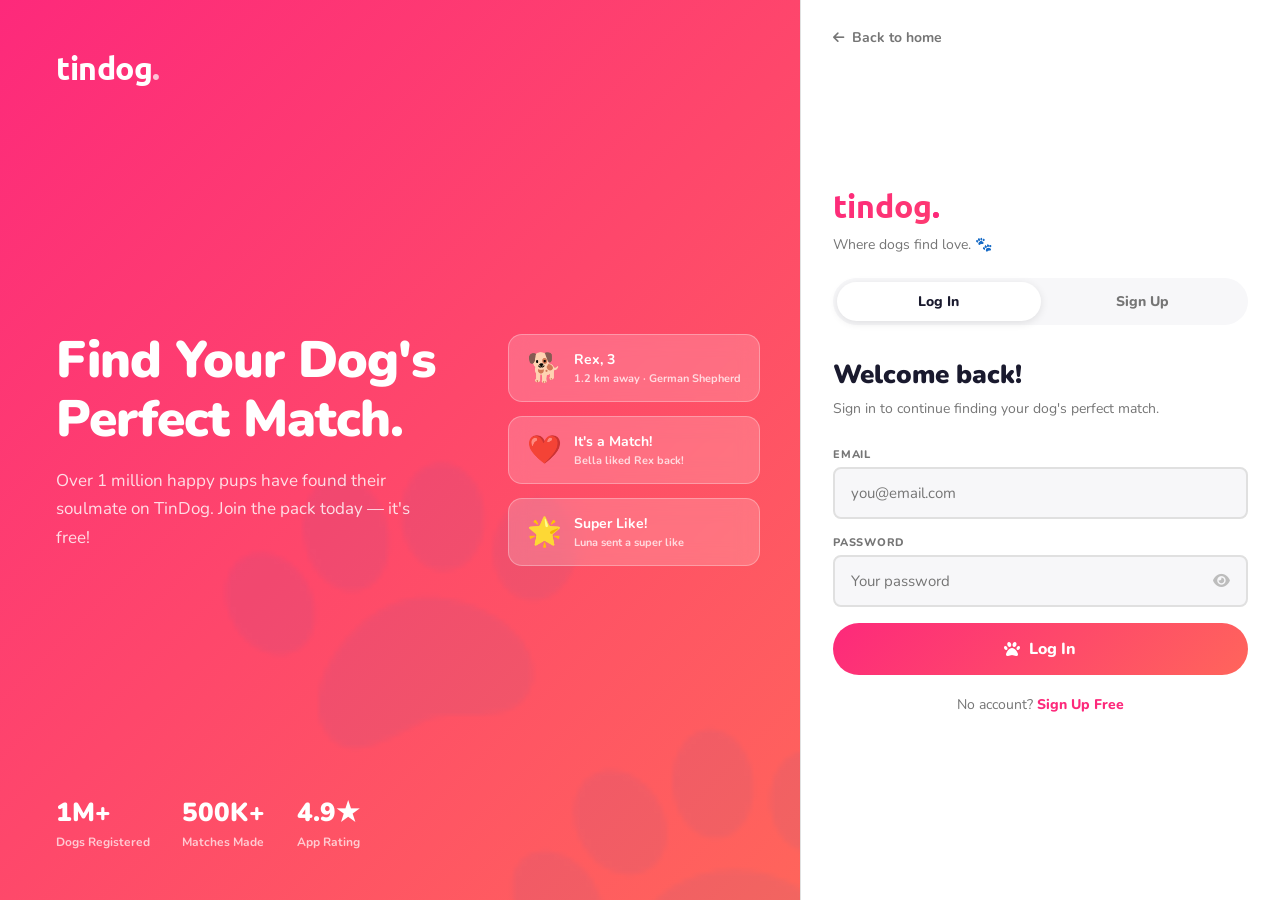
<file: MK 5/login.html>
<!doctype html>
<html lang="en">
<head>
  <meta charset="utf-8">
  <meta name="viewport" content="width=device-width, initial-scale=1.0">
  <title>Sign In — TinDog</title>
  <link rel="preconnect" href="https://fonts.googleapis.com">
  <link rel="preconnect" href="https://fonts.gstatic.com" crossorigin>
  <link href="https://fonts.googleapis.com/css2?family=Nunito:wght@400;600;700;800;900&family=Ubuntu:wght@400;700&display=swap" rel="stylesheet">
  <link rel="stylesheet" href="https://cdnjs.cloudflare.com/ajax/libs/font-awesome/6.5.0/css/all.min.css" crossorigin="anonymous">
  <link rel="stylesheet" href="login.css">
</head>
<body>

<div class="auth-page">

  <!-- LEFT BRAND PANEL -->
  <div class="auth-brand">
    <div class="ab-logo">tindog<span>.</span></div>

    <div class="ab-hero">
      <h2>Find Your Dog's<br>Perfect Match.</h2>
      <p>Over 1 million happy pups have found their soulmate on TinDog. Join the pack today — it's free!</p>
    </div>

    <!-- Floating dog profile cards -->
    <div class="ab-cards">
      <div class="ab-card">
        <div class="ab-card-emoji">🐕</div>
        <div class="ab-card-info">
          <strong>Rex, 3</strong>
          <span>1.2 km away · German Shepherd</span>
        </div>
      </div>
      <div class="ab-card">
        <div class="ab-card-emoji">❤️</div>
        <div class="ab-card-info">
          <strong>It's a Match!</strong>
          <span>Bella liked Rex back!</span>
        </div>
      </div>
      <div class="ab-card">
        <div class="ab-card-emoji">🌟</div>
        <div class="ab-card-info">
          <strong>Super Like!</strong>
          <span>Luna sent a super like</span>
        </div>
      </div>
    </div>

    <div class="ab-stats">
      <div class="ab-stat"><strong>1M+</strong><span>Dogs Registered</span></div>
      <div class="ab-stat"><strong>500K+</strong><span>Matches Made</span></div>
      <div class="ab-stat"><strong>4.9★</strong><span>App Rating</span></div>
    </div>
  </div>

  <!-- RIGHT FORM PANEL -->
  <div class="auth-form-panel">
    <a href="index.html" class="afp-back">
      <i class="fa-solid fa-arrow-left"></i> Back to home
    </a>

    <span class="afp-logo">tindog<span>.</span></span>
    <p style="font-size:14px;color:#757575;margin-bottom:0">Where dogs find love. 🐾</p>

    <!-- Tab Switcher -->
    <div class="auth-tabs">
      <button class="auth-tab active" id="tab-login" onclick="switchTab('login')">Log In</button>
      <button class="auth-tab" id="tab-signup" onclick="switchTab('signup')">Sign Up</button>
    </div>

    <!-- LOGIN FORM -->
    <div id="login-form">
      <h2 class="afp-title">Welcome back!</h2>
      <p class="afp-sub">Sign in to continue finding your dog's perfect match.</p>

      <div class="fg">
        <label>Email</label>
        <input type="email" id="li-email" placeholder="you@email.com" autocomplete="email">
      </div>
      <div class="fg">
        <label>Password</label>
        <div class="pw-wrap">
          <input type="password" id="li-pw" placeholder="Your password" autocomplete="current-password">
          <button class="pw-toggle" onclick="togglePw('li-pw', this)"><i class="fa-solid fa-eye"></i></button>
        </div>
      </div>

      <button class="afp-btn" onclick="doLogin()">
        <i class="fa-solid fa-paw"></i> Log In
      </button>

      <p class="afp-switch">
        No account? <a onclick="switchTab('signup')">Sign Up Free</a>
      </p>
    </div>

    <!-- SIGNUP FORM -->
    <div id="signup-form" style="display:none">
      <h2 class="afp-title">Create your account</h2>
      <p class="afp-sub">Free forever. No credit card needed. Set up your dog's profile in minutes.</p>

      <div class="fg">
        <label>Your Name</label>
        <input type="text" id="su-name" placeholder="Jane Smith" autocomplete="name">
      </div>
      <div class="fg">
        <label>Email</label>
        <input type="email" id="su-email" placeholder="you@email.com" autocomplete="email">
      </div>
      <div class="fg">
        <label>Password</label>
        <div class="pw-wrap">
          <input type="password" id="su-pw" placeholder="Create a password (min 6 chars)" autocomplete="new-password">
          <button class="pw-toggle" onclick="togglePw('su-pw', this)"><i class="fa-solid fa-eye"></i></button>
        </div>
      </div>

      <button class="afp-btn" onclick="doSignup()">
        <i class="fa-solid fa-paw"></i> Create Free Account
      </button>

      <p class="afp-terms">
        By signing up you agree to our <a href="#">Terms of Service</a> and <a href="#">Privacy Policy</a>.
      </p>

      <p class="afp-switch">
        Already have an account? <a onclick="switchTab('login')">Log In</a>
      </p>
    </div>

  </div>
</div>

<!-- Toast container -->
<div id="auth-toast"></div>

<script>
  // ── TAB SWITCHER ──────────────────────────────
  function switchTab(tab) {
    const isLogin = tab === 'login';
    document.getElementById('login-form').style.display = isLogin ? '' : 'none';
    document.getElementById('signup-form').style.display = isLogin ? 'none' : '';
    document.getElementById('tab-login').classList.toggle('active', isLogin);
    document.getElementById('tab-signup').classList.toggle('active', !isLogin);
  }

  // Check URL param for initial tab
  const urlParams = new URLSearchParams(window.location.search);
  if (urlParams.get('tab') === 'signup') switchTab('signup');

  // ── PASSWORD TOGGLE ───────────────────────────
  function togglePw(id, btn) {
    const input = document.getElementById(id);
    const isText = input.type === 'text';
    input.type = isText ? 'password' : 'text';
    btn.innerHTML = isText
      ? '<i class="fa-solid fa-eye"></i>'
      : '<i class="fa-solid fa-eye-slash"></i>';
  }

  // ── TOAST ─────────────────────────────────────
  function toast(msg, type = 'error') {
    const box = document.getElementById('auth-toast');
    const t = document.createElement('div');
    t.className = `at ${type}`;
    const icon = type === 'error' ? '❌' : '✅';
    t.innerHTML = `<span>${icon}</span><span>${msg}</span>`;
    box.appendChild(t);
    setTimeout(() => { t.classList.add('out'); setTimeout(() => t.remove(), 300); }, 3000);
  }

  // ── LOGIN ─────────────────────────────────────
  function doLogin() {
    const email = document.getElementById('li-email').value.trim();
    const pw    = document.getElementById('li-pw').value;
    if (!email || !pw) return toast('Please fill in all fields');

    const users = JSON.parse(localStorage.getItem('td_users') || '{}');
    if (!users[email]) return toast('No account found. Sign up first!');
    if (users[email].pw !== pw) return toast('Incorrect password');

    // Save session
    localStorage.setItem('td_user', JSON.stringify(users[email].user));
    toast('Welcome back! 🐾', 'success');
    setTimeout(() => { window.location.href = 'index.html'; }, 800);
  }

  // ── SIGNUP ────────────────────────────────────
  function doSignup() {
    const name  = document.getElementById('su-name').value.trim();
    const email = document.getElementById('su-email').value.trim();
    const pw    = document.getElementById('su-pw').value;

    if (!name || !email || !pw) return toast('Please fill in all fields');
    if (!email.includes('@')) return toast('Please enter a valid email');
    if (pw.length < 6) return toast('Password must be at least 6 characters');

    const users = JSON.parse(localStorage.getItem('td_users') || '{}');
    if (users[email]) return toast('Account already exists. Log in!');

    const user = { id: 'u_' + Date.now(), name, email, createdAt: Date.now() };
    users[email] = { user, pw };
    localStorage.setItem('td_users', JSON.stringify(users));
    localStorage.setItem('td_user', JSON.stringify(user));
    // No profile yet — index.html will detect and start onboarding
    localStorage.removeItem('td_profile');

    toast('Account created! Setting up your profile... 🐾', 'success');
    setTimeout(() => { window.location.href = 'index.html'; }, 900);
  }

  // ── AUTO REDIRECT if already logged in ───────
  const existingUser = localStorage.getItem('td_user');
  const existingProfile = localStorage.getItem('td_profile');
  if (existingUser && existingProfile) {
    window.location.href = 'index.html';
  }

  // Enter on fields
  document.addEventListener('keydown', e => {
    if (e.key === 'Enter') {
      const loginVisible = document.getElementById('login-form').style.display !== 'none';
      if (loginVisible) doLogin();
      else doSignup();
    }
  });
</script>
</body>
</html>
</file>
<file: MK 5/login.css>
/* ============================================================
   TinDog — Login Page Styles
   ============================================================ */

@import url('https://fonts.googleapis.com/css2?family=Nunito:wght@400;600;700;800;900&family=Ubuntu:wght@400;700&display=swap');

:root {
  --pink:   #FD297B;
  --orange: #FF655B;
  --grad:   linear-gradient(135deg, #FD297B, #FF655B);
  --dark:   #1A1A2E;
  --g1:     #757575;
  --g2:     #BDBDBD;
  --g3:     #E0E0E0;
  --g4:     #F7F7F9;
  --white:  #FFFFFF;
  --fu: 'Ubuntu', sans-serif;
  --fb: 'Nunito', sans-serif;
  --t: .22s cubic-bezier(.4,0,.2,1);
  --rfull: 100px;
  --rmd: 16px;
  --rsm: 8px;
  --spk: 0 8px 28px rgba(253,41,123,.3);
}

*, *::before, *::after { box-sizing: border-box; margin: 0; padding: 0; }
html { height: 100%; -webkit-text-size-adjust: 100%; }
body {
  font-family: var(--fb);
  background: var(--white);
  color: var(--dark);
  min-height: 100dvh;
  display: flex;
  overflow-x: hidden;
}

a { color: inherit; text-decoration: none; }
button { font-family: inherit; cursor: pointer; border: none; background: none; }
input, select { font-family: inherit; outline: none; border: none; font-size: 16px; }
img { display: block; max-width: 100%; }

/* ── LAYOUT ─────────────────────────────────── */
.auth-page {
  display: flex;
  width: 100%;
  min-height: 100dvh;
}

/* Left branding panel — hidden on mobile */
.auth-brand {
  display: none;
  flex: 1;
  background: var(--grad);
  position: relative;
  overflow: hidden;
  padding: 48px 56px;
  flex-direction: column;
  justify-content: space-between;
}
@media (min-width: 900px) { .auth-brand { display: flex; } }

.auth-brand::before {
  content: '🐾';
  position: absolute;
  font-size: 36rem;
  opacity: .05;
  bottom: -120px;
  right: -100px;
  pointer-events: none;
  line-height: 1;
}

.ab-logo {
  font-family: var(--fu);
  font-size: 2rem;
  font-weight: 700;
  color: #fff;
  letter-spacing: -.5px;
}
.ab-logo span { opacity: .7; }

.ab-hero {
  position: relative;
  z-index: 1;
}
.ab-hero h2 {
  font-size: clamp(30px, 4vw, 52px);
  font-weight: 900;
  color: #fff;
  line-height: 1.15;
  margin-bottom: 18px;
  letter-spacing: -.02em;
}
.ab-hero p {
  font-size: 17px;
  color: rgba(255,255,255,.82);
  line-height: 1.7;
  max-width: 360px;
}

.ab-stats {
  display: flex;
  gap: 32px;
  position: relative;
  z-index: 1;
}
.ab-stat strong {
  display: block;
  font-size: 26px;
  font-weight: 900;
  color: #fff;
}
.ab-stat span {
  font-size: 12px;
  color: rgba(255,255,255,.7);
  font-weight: 700;
}

/* Floating cards on brand panel */
.ab-cards {
  position: absolute;
  right: 40px;
  top: 50%;
  transform: translateY(-50%);
  display: flex;
  flex-direction: column;
  gap: 14px;
  z-index: 1;
}
.ab-card {
  background: rgba(255,255,255,.18);
  backdrop-filter: blur(10px);
  border: 1px solid rgba(255,255,255,.3);
  border-radius: 14px;
  padding: 14px 18px;
  display: flex;
  align-items: center;
  gap: 12px;
  color: #fff;
  font-size: 13px;
  font-weight: 700;
  animation: cardFloat 4s ease-in-out infinite;
}
.ab-card:nth-child(2) { animation-delay: 1.5s; }
.ab-card:nth-child(3) { animation-delay: 3s; }
.ab-card-emoji { font-size: 28px; flex-shrink: 0; }
.ab-card-info strong { display: block; font-size: 14px; }
.ab-card-info span { font-size: 11px; opacity: .75; }
@keyframes cardFloat {
  0%, 100% { transform: translateY(0); }
  50%       { transform: translateY(-8px); }
}

/* ── RIGHT: FORM PANEL ───────────────────────── */
.auth-form-panel {
  width: 100%;
  max-width: 480px;
  margin: 0 auto;
  display: flex;
  flex-direction: column;
  justify-content: center;
  padding: 48px 32px;
  position: relative;
}
@media (min-width: 900px) {
  .auth-form-panel {
    width: 480px;
    flex-shrink: 0;
    margin: 0;
    border-left: 1px solid var(--g3);
  }
}

.afp-back {
  position: absolute;
  top: 20px;
  left: 20px;
  display: flex;
  align-items: center;
  gap: 8px;
  font-size: 14px;
  font-weight: 700;
  color: var(--g1);
  transition: color var(--t);
  padding: 8px 12px;
  border-radius: 8px;
}
.afp-back:hover { color: var(--dark); background: var(--g4); }
.afp-back i { font-size: 13px; }

.afp-logo {
  font-family: var(--fu);
  font-size: 2rem;
  font-weight: 700;
  background: var(--grad);
  -webkit-background-clip: text;
  -webkit-text-fill-color: transparent;
  display: block;
  margin-bottom: 8px;
}
.afp-logo span { -webkit-text-fill-color: var(--pink); }

/* Tab switcher */
.auth-tabs {
  display: flex;
  gap: 0;
  background: var(--g4);
  border-radius: var(--rfull);
  padding: 4px;
  margin-bottom: 32px;
  margin-top: 24px;
}
.auth-tab {
  flex: 1;
  padding: 10px;
  border-radius: var(--rfull);
  font-size: 14px;
  font-weight: 800;
  color: var(--g1);
  transition: all var(--t);
  text-align: center;
}
.auth-tab.active {
  background: var(--white);
  color: var(--dark);
  box-shadow: 0 2px 8px rgba(0,0,0,.1);
}

/* Form header */
.afp-title {
  font-size: 26px;
  font-weight: 900;
  color: var(--dark);
  margin-bottom: 6px;
}
.afp-sub {
  font-size: 14px;
  color: var(--g1);
  margin-bottom: 28px;
  line-height: 1.55;
}

/* Form fields */
.fg {
  display: flex;
  flex-direction: column;
  gap: 5px;
  margin-bottom: 16px;
}
.fg label {
  font-size: 11px;
  font-weight: 800;
  text-transform: uppercase;
  letter-spacing: .07em;
  color: var(--g1);
}
.fg input {
  padding: 14px 16px;
  border: 2px solid var(--g3);
  border-radius: var(--rsm);
  font-size: 15px;
  color: var(--dark);
  background: var(--g4);
  transition: border-color var(--t), background var(--t);
  width: 100%;
}
.fg input:focus { border-color: var(--pink); background: #fff; outline: none; }

.pw-wrap { position: relative; }
.pw-wrap input { padding-right: 48px; }
.pw-toggle {
  position: absolute;
  right: 14px;
  top: 50%;
  transform: translateY(-50%);
  color: var(--g2);
  font-size: 15px;
  padding: 4px;
}

/* Submit button */
.afp-btn {
  display: flex;
  align-items: center;
  justify-content: center;
  gap: 8px;
  width: 100%;
  padding: 15px 24px;
  background: var(--grad);
  color: #fff;
  border-radius: var(--rfull);
  font-size: 16px;
  font-weight: 800;
  transition: opacity var(--t), transform .15s, box-shadow var(--t);
  cursor: pointer;
  border: none;
  letter-spacing: .01em;
  margin-top: 4px;
}
.afp-btn:hover { opacity: .9; box-shadow: var(--spk); transform: translateY(-1px); }
.afp-btn:active { transform: scale(.97); }

/* Divider */
.afp-divider {
  display: flex;
  align-items: center;
  gap: 12px;
  margin: 20px 0;
  color: var(--g2);
  font-size: 12px;
  font-weight: 700;
}
.afp-divider::before, .afp-divider::after {
  content: '';
  flex: 1;
  height: 1px;
  background: var(--g3);
}

/* Social auth */
.social-btn {
  display: flex;
  align-items: center;
  justify-content: center;
  gap: 10px;
  width: 100%;
  padding: 13px 20px;
  background: #fff;
  border: 2px solid var(--g3);
  border-radius: var(--rfull);
  font-size: 14px;
  font-weight: 700;
  color: var(--dark);
  cursor: pointer;
  transition: border-color var(--t), box-shadow var(--t);
  margin-bottom: 12px;
}
.social-btn:hover { border-color: var(--pink); box-shadow: 0 4px 12px rgba(0,0,0,.08); }
.social-btn img { width: 20px; height: 20px; }

/* Switch link */
.afp-switch {
  text-align: center;
  font-size: 14px;
  color: var(--g1);
  margin-top: 20px;
}
.afp-switch a {
  color: var(--pink);
  font-weight: 800;
  cursor: pointer;
}
.afp-switch a:hover { text-decoration: underline; }

/* Fine print */
.afp-terms {
  font-size: 12px;
  color: var(--g2);
  text-align: center;
  margin-top: 16px;
  line-height: 1.6;
}
.afp-terms a { color: var(--pink); }

/* Toast */
#auth-toast {
  position: fixed;
  top: 18px;
  left: 50%;
  transform: translateX(-50%);
  z-index: 9999;
  display: flex;
  flex-direction: column;
  gap: 8px;
  width: min(360px, calc(100vw - 32px));
  pointer-events: none;
}
.at {
  background: #1A1A2E;
  color: #fff;
  padding: 13px 18px;
  border-radius: 14px;
  font-size: 14px;
  font-weight: 700;
  display: flex;
  align-items: center;
  gap: 10px;
  animation: atIn .3s cubic-bezier(.34,1.56,.64,1);
  box-shadow: 0 16px 48px rgba(0,0,0,.14);
}
.at.error  { border-left: 4px solid var(--pink); }
.at.success { border-left: 4px solid #01E054; }
@keyframes atIn { from { opacity:0; transform:translateY(-16px) scale(.9); } to { opacity:1; transform:none; } }
.at.out { animation: atOut .25s ease forwards; }
@keyframes atOut { to { opacity:0; transform:translateY(-10px) scale(.95); } }
</file>
